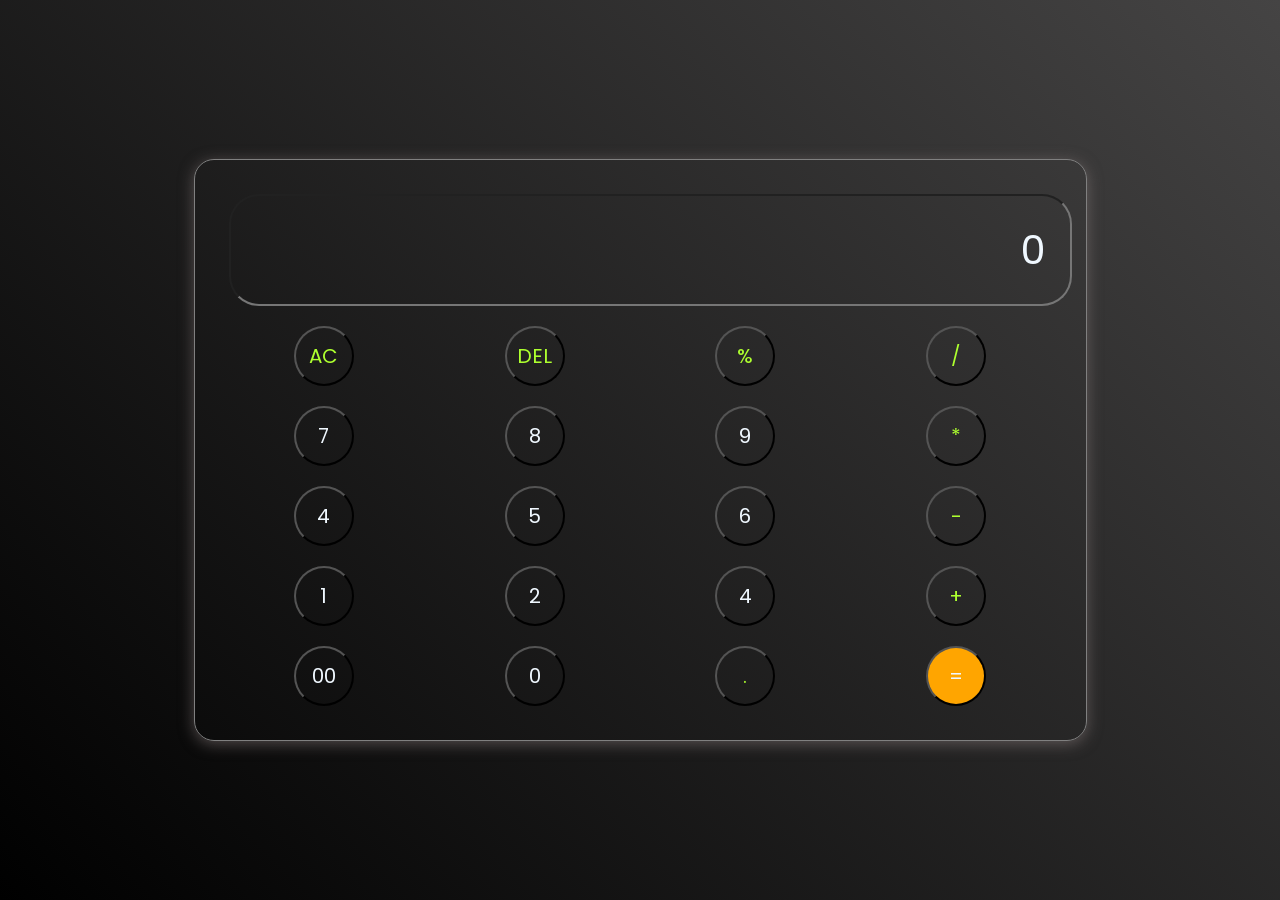
<file: 01calculator/index.html>
<!DOCTYPE html>
<html lang="en">
<head>
    <meta charset="UTF-8">
    <meta name="viewport" content="width=device-width, initial-scale=1.0">
    <title>Document</title>
    <link rel="stylesheet" href="index.css">
    <link rel="preconnect" href="https://fonts.googleapis.com">
<link rel="preconnect" href="https://fonts.gstatic.com" crossorigin>
<link href="https://fonts.googleapis.com/css2?family=Poppins:ital,wght@0,100;0,200;0,300;0,400;0,500;0,600;0,700;0,800;0,900;1,100;1,200;1,300;1,400;1,500;1,600;1,700;1,800;1,900&display=swap" rel="stylesheet">
</head>
<body>
    <div class="calculator">
        <input type="text" placeholder="0" id="inputbox">
        <div class="bt">
            <button class="operator">AC</button>
            <button class="operator">DEL</button>
            <button class="operator">%</button>
            <button class="operator">/</button>
        </div>
        <div class="bt">
            <button>7</button>
            <button>8</button>
            <button>9</button>
            <button class="operator">*</button>
        </div>
        <div class="bt">
            <button>4</button>
            <button>5</button>
            <button>6</button>
            <button class="operator">-</button>
        </div>
        <div class="bt">
            <button>1</button>
            <button>2</button>
            <button>4</button>
            <button class="operator">+</button>
        </div>
        <div class="bt">
            <button>00</button>
            <button>0</button>
            <button class="operator">.</button>
            <button class="equal">=</button>
        </div>
    </div>
    <script src="index.js"></script>
</body>
</html>
</file>
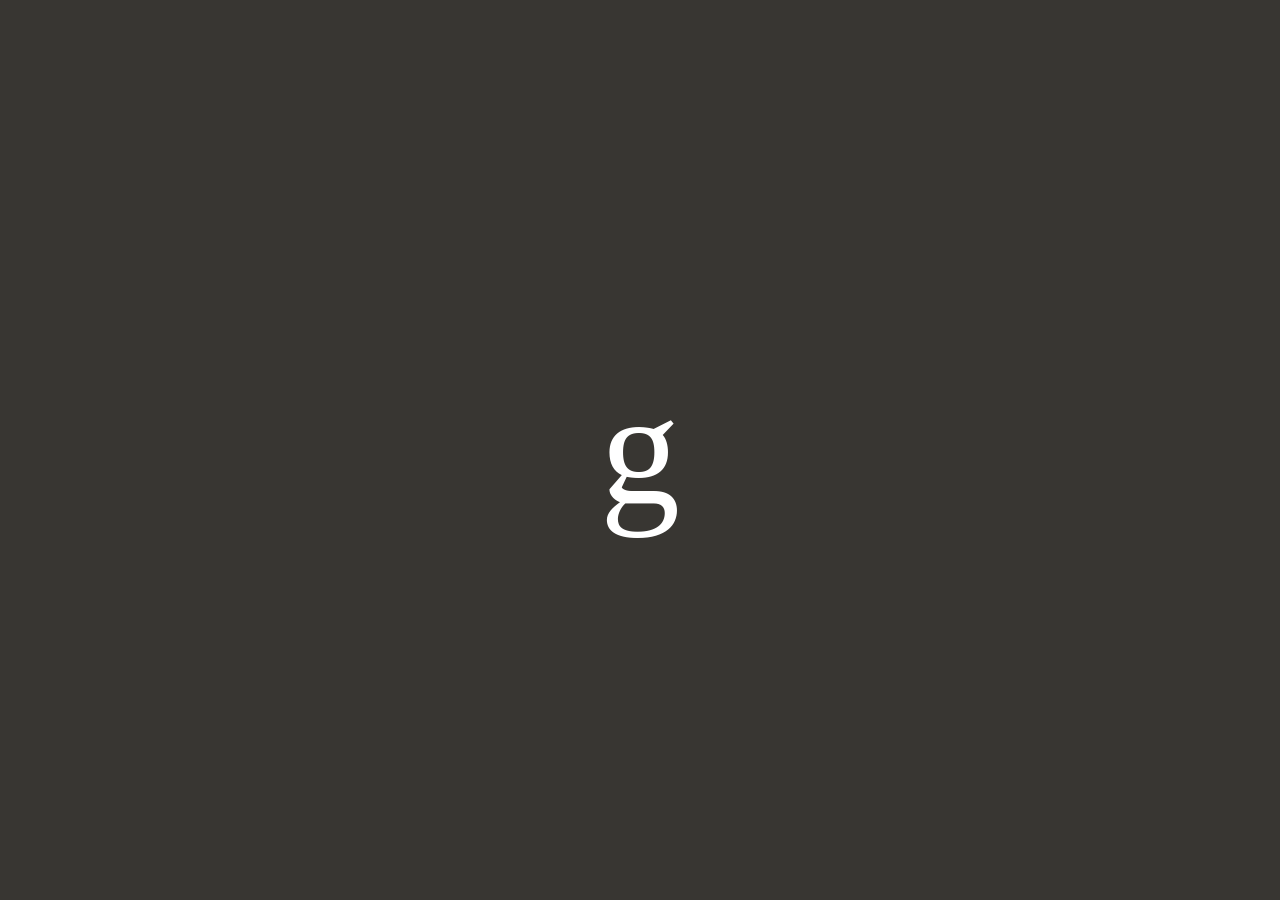
<file: 02click/index.html>
<!DOCTYPE html>
<html lang="en">
<head>
    <meta charset="UTF-8">
    <meta name="viewport" content="width=device-width, initial-scale=1.0">
    <title>Document</title>
    <link rel="stylesheet" href="index.css">
</head>
<body>
    <div class="main">
        <h1>g</h1>
    </div>
    <script src="index.js"></script>
</body>
</html>
</file>
<file: 01calculator/index.css>
*{
    margin: 0;
    padding: 0;
    box-sizing: border-box;
    font-family: "Poppins", sans-serif;
    font-weight: 100px;
    font-style: normal;
}
body{
    height: 100vh;
    width: 100%;
    display: flex;
    justify-content: center;
    align-items: center;
    background: linear-gradient(45deg, black, rgb(69, 68, 68));
}
.calculator{
    border: 1px solid gray;
    padding: 24px;
    /* background-color: rgb(66, 62, 56); */
    background: transparent;
    box-shadow: 0px 3px 15px rgb(148, 134, 134, 0.5);
    border-radius: 20px;
}
input{
    width: 100%;
    padding: 24px;
    margin: 10px;
    font-size: 40px;
    border-radius: 30px;
    text-align: right;
    color: aliceblue;
    background: transparent;
    box-shadow: 0px 3px 15px rgbs(84, 84, 84, 0.1);
    cursor: pointer;
}
input::placeholder{
    color: aliceblue;
}
button{
    /* border: none; */
  width: 60px;
  height: 60px;
  margin: 10px;
  border-radius: 50%;
  font-size: 20px;
  color: aliceblue;
  background: transparent;
  box-shadow: -8px -8px 15px rgbs(255, 255, 255, 0.1);
  cursor: pointer;
}
.bt{
    display: flex;
    justify-content: space-around;
}
.equal{
    background-color: orange;
}
.operator{
    color: greenyellow;
}
</file>
<file: 02click/index.css>
*{
    margin: 0px;
    padding: 0px;
    box-sizing: border-box;
    font-family: Gilroy;
}
html,body{
    height: 100%;
    width: 100%;
}
.main{
    width: 100%;
    height: 100%;
    display: flex;
    justify-content: center;
    align-items: center;
    background-color: rgb(56, 54, 50);
}
h1{
    color: white;
    font-size: 10rem;
    font-weight: 100;
    user-select: none;
    
}
</file>
